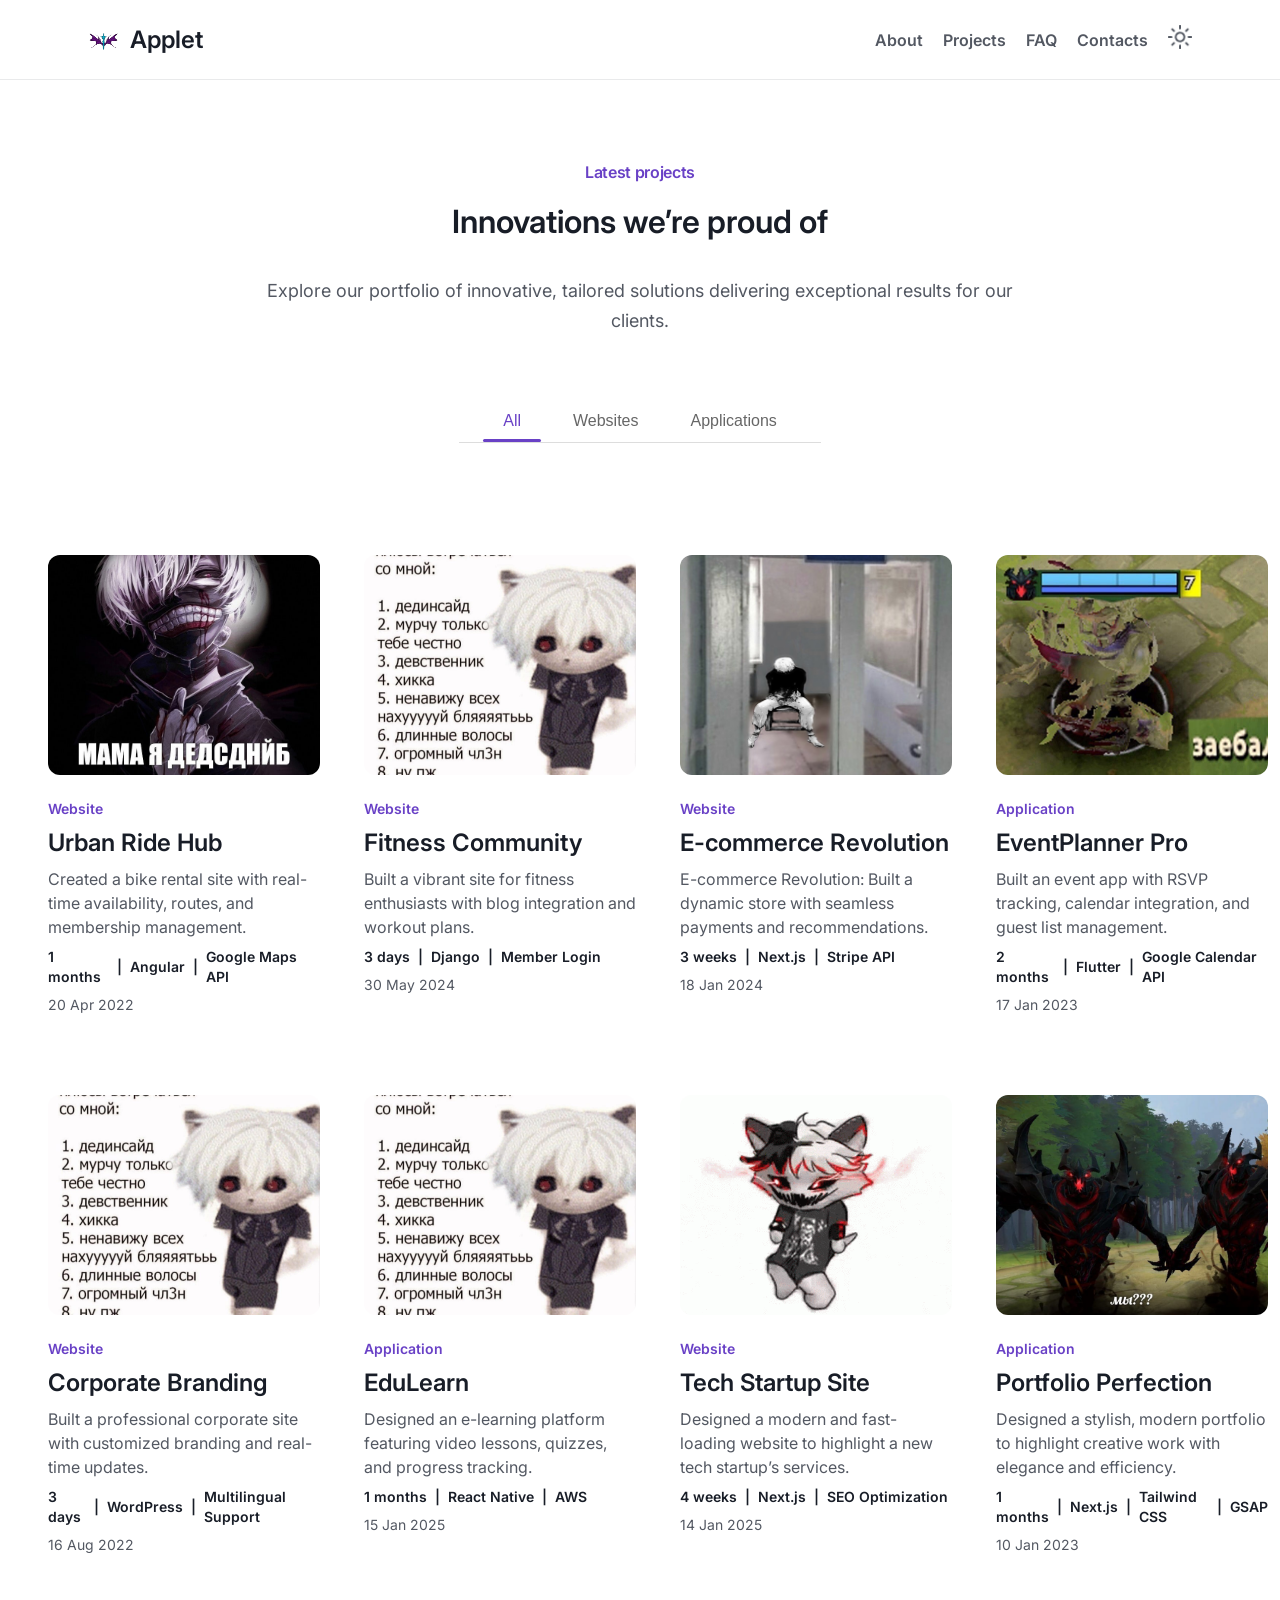
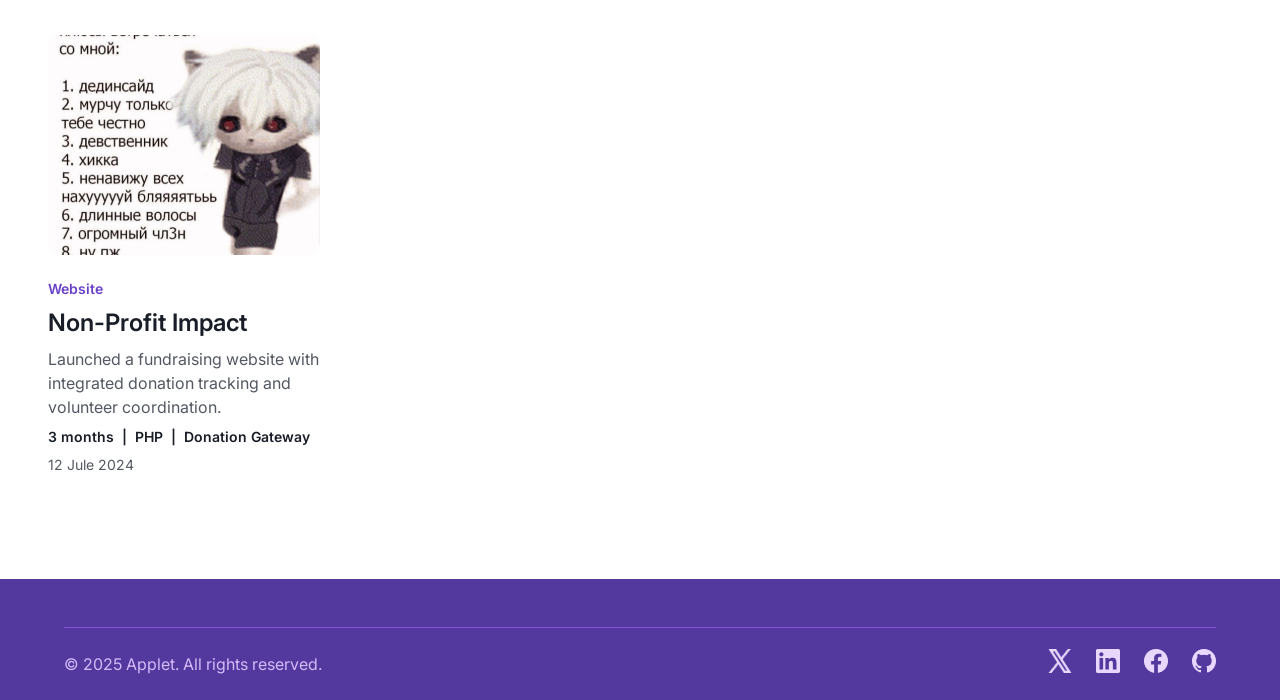
<file: projects.html>
<!DOCTYPE html>
<html lang="en">
<head>
  <meta charset="UTF-8">
  <meta name="viewport" content="width=device-width, initial-scale=1.0">
  <meta http-equiv="X-UA-Compatible" content="ie=edge">
  <title>Main Page</title>
  <link href="https://fonts.googleapis.com/css2?family=Inter:ital,opsz,wght@0,14..32,100..900;1,14..32,100..900&amp;display=swap" rel="stylesheet">
  <link rel="stylesheet" href="css/var.css">
  <link rel="stylesheet" href="css/base.css">
  <link rel="stylesheet" href="css/components.css">
  <link rel="stylesheet" href="css/header.css">
  <link rel="stylesheet" href="css/hero.css">
  <link rel="stylesheet" href="css/features.css">
  <link rel="stylesheet" href="css/testimonial.css">
  <link rel="stylesheet" href="css/blog-projects.css">
  <link rel="stylesheet" href="css/faq.css">
  <link rel="stylesheet" href="css/contact.css">
  <link rel="stylesheet" href="css/footer.css">
  <link rel="stylesheet" href="css/responsive.css">
  <script src="js/tema.js" defer></script>
  <script src="js/burger.js" defer></script>
  <script src="js/projects.js" defer></script>

</head>
<body>
  <input type="checkbox" id="theme-toggle">
  <header class="header">
    <div class="header__container">
      <a href="index.html" class="logo">
        <img src="images/header/req.png" alt="Logo"> 
        <span>Applet</span>
      </a>
      
      <nav class="nav">
        <ul class="nav__list">
          <li><a href="#about">About</a></li>
          <li><a href="projects.html">Projects</a></li>
          <li><a href="#faq">FAQ</a></li>
          <li><a href="#contact">Contacts</a></li>
          <li>
            <label for="theme-toggle" class="theme-btn">
              <img src="images/header/sun.png" alt="Light" class="icon-light"> 
              <img src="images/header/moon.png" alt="Dark" class="icon-dark">
            </label>
          </li>
        </ul>
      </nav>

      <button class="burger-btn" id="burgerBtn" aria-label="Toggle menu">
        <span class="burger-line"></span>
        <span class="burger-line"></span>
        <span class="burger-line"></span>
      </button>

<nav class="nav-mobile" id="mobileNav">
  <div class="menu-wrapper">
    <div class="menu-left">
      <a href="index.html#about" class="menu-link">About</a>
      <a href="projects.html" class="menu-link">Projects</a>
      <a href="index.html#faq" class="menu-link">FAQ</a>
      <a href="index.html#contact" class="menu-link">Contacts</a>
      <span class="menu-link"></span>
    </div>
    <div class="menu-right">
      <a href="https://github.com/" target="_blank" class="menu-icon">
        <img src="images/footer/github.png" alt="GitHub">
      </a>
      <a href="https://twitter.com/" target="_blank" class="menu-icon">
        <img src="images/footer/X.png" alt="Twitter">
      </a>
      <a href="https://linkedin.com/in/" target="_blank" class="menu-icon">
        <img src="images/footer/LinkedIn.png" alt="LinkedIn">
      </a>
      <a href="https://facebook.com/" target="_blank" class="menu-icon">
        <img src="images/footer/facebook.png" alt="Facebook">
      </a>
      <label for="theme-toggle" class="theme-btn menu-icon">
        <img src="images/header/sun-burger.svg" alt="Light" class="icon-light">
        <img src="images/header/moon-burger.svg" alt="Dark" class="icon-dark">
      </label>
    </div>
  </div>
</nav>
    </div>
  </header>

  <div class="overlay" id="overlay"></div>

  <main>
   <section class="projects">
  <div class="projects__container">
    <div class="projects__header">
      <span class="projects__subtitle">Latest projects</span>
      <h2 class="projects__title">Innovations we’re proud of</h2>
      <p class="projects__description">Explore our portfolio of innovative, tailored solutions delivering exceptional results for our clients.</p>
    </div>

    <div class="projects__tabs">
      <button class="projects__tab active" data-filter="All">All</button>
      <button class="projects__tab" data-filter="Website">Websites</button>
      <button class="projects__tab" data-filter="Application">Applications</button>
      <div class="projects__tab-indicator"></div>
    </div>

    <div class="projects__content" id="projects-list"></div>
  </div>
</section>
  </main>
  <footer class="footer">
    <div class="container">
      <p class="footer-text">© 2025 Applet. All rights reserved.</p>
      <div class="footer-icons">
        <a href="https://twitter.com" target="_blank" rel="noopener noreferrer"><img src="images/footer/X.png" alt="X"></a> <a href="https://linkedin.com" target="_blank" rel="noopener noreferrer"><img src="images/footer/LinkedIn.png" alt="LinkedIn"></a> <a href="https://facebook.com" target="_blank" rel="noopener noreferrer"><img src="images/footer/facebook.png" alt="Facebook"></a> <a href="https://github.com" target="_blank" rel="noopener noreferrer"><img src="images/footer/github.png" alt="GitHub"></a>
      </div>
    </div>
  </footer>
<button id="scrollToTop" class="scroll-to-top">
  <img src="images/m3/up.png" alt="Back to top">
</button>
  <script src="js/baza.js"></script>

</body>
</html>
</file>
<file: css/var.css>
/* CSS Variables - Light Theme (Default) */
:root {
  /* Colors - Light Theme */
  --primary: #7F56D9;
  --primary-hover: #6c47c2;
  --primary-alt: #6941C6;
  --primary-light: #9E77ED;
  --primary-lighter: #E9D7FE;
  --secondary: #53389E;
  
  --text-primary: #181D27;
  --text-secondary: #535862;
  --text-muted: #666;
  
  --bg-primary: #fff;
  --bg-secondary: #FAFAFA;
  --bg-muted: #f0f0f0;
  
  --border: #E9EAEB;
  --border-light: #E5E7EB;
  --border-medium: #D5D7DA;
  --border-dark: #ddd;
  
  /* Typography */
  --font: 'Inter', sans-serif;
  --fw-normal: 400;
  --fw-medium: 500;
  --fw-semibold: 600;
  
  /* Spacing */
  --space-xs: 4px;
  --space-sm: 8px;
  --space-md: 16px;
  --space-lg: 24px;
  --space-xl: 32px;
  --space-2xl: 48px;
  --space-3xl: 64px;
  --space-4xl: 96px;
  
  /* Shadows */
  --shadow: 0 1px 2px rgba(10, 13, 18, 0.05), 
            inset 0 0 0 1px rgba(10, 13, 18, 0.18), 
            inset 0 -2px 0 rgba(10, 13, 18, 0.05);
  
  /* Layout */
  --container: 1280px;
  --header-height: 80px;
  
  /* Theme transition */
  --transition: all 0.3s ease;
}

/* Dark Theme Variables */
#theme-toggle:checked ~ * {
  --primary: #9E77ED;
  --primary-hover: #B692F6;
  --primary-alt: #A855F7;
  --primary-light: #C4B5FD;
  --primary-lighter: #2D1B69;
  --secondary: #7C3AED;
  
  --text-primary: #F9FAFB;
  --text-secondary: #D1D5DB;
  --text-muted: #9CA3AF;
  
  --bg-primary: #0C0E12;
  --bg-secondary: #13161B;
  --bg-muted: #374151;
  
  --border: #374151;
  --border-light: #4B5563;
  --border-medium: #6B7280;
  --border-dark: #4B5563;
  
  --shadow: 0 1px 2px rgba(0, 0, 0, 0.3), 
            inset 0 0 0 1px rgba(255, 255, 255, 0.1), 
            inset 0 -2px 0 rgba(0, 0, 0, 0.2);
}
</file>
<file: css/base.css>
/* Base Styles and Reset */
* {
  box-sizing: border-box;
  margin: 0;
  padding: 0;
}

html {
  scroll-behavior: smooth;
}

body {
  font-family: var(--font);
  line-height: 1.5;
  color: var(--text-primary);
  background-color: var(--bg-primary);
  transition: var(--transition);
  -webkit-text-size-adjust: 100%;
  text-size-adjust: 100%;
}

.container {
  width: 90%;
  max-width: var(--container);
  margin: 0 auto;
}

/* Utility classes */
.active {
  border-bottom: 2px solid var(--bg-primary);
}

.section {
  margin-top: 60px;
  padding: 100px 0;
}

h1, h2 {
  margin-bottom: 1rem;
  transition: var(--transition);
}

/* Section divider */
.section-divider {
  height: 1px;
  background-color: var(--border);
  transition: var(--transition);
  opacity: 20%;
}

/* Scrollbar styling */
::-webkit-scrollbar {
  width: 8px;
}

::-webkit-scrollbar-track {
  background: var(--bg-secondary);
}

::-webkit-scrollbar-thumb {
  background: var(--border-medium);
  border-radius: 4px;
}

::-webkit-scrollbar-thumb:hover {
  background: var(--primary);
}

/* Selection styling */
::selection {
  background: var(--primary);
  color: var(--bg-primary)
}

::-moz-selection {
  background: var(--primary);
  color: var(--bg-primary);
}

/* Применяем hover эффекты только на устройствах с поддержкой hover */
@media (hover: hover) and (pointer: fine) {
  /* Кнопки */
  .btn:hover {
    transform: translateY(-2px);
    box-shadow: 0 8px 25px rgba(0, 0, 0, 0.15);
  }
  
  .btn-secondary:hover {
    background-color: var(--primary);
    color: var(--bg-primary);
  }
  
  .btn-proj:hover {
    background-color: var(--primary);
    color: var(--bg-primary);
  }
  
  /* Навигация */
  .nav__list a:hover {
    color: var(--primary);
  }
  
  /* Карточки */
  .feature:hover {
    transform: translateY(-5px);
    box-shadow: 0 10px 30px rgba(0, 0, 0, 0.1);
  }
  
  .blog__card:hover,
  .projects__card:hover {
    transform: translateY(-5px);
    box-shadow: 0 10px 30px rgba(0, 0, 0, 0.1);
  }
  
  /* FAQ */
  .faq__item:hover {
    background-color: var(--bg-secondary);
  }
  
  /* Контакты */
  .contact__card:hover {
    transform: translateY(-5px);
    box-shadow: 0 10px 30px rgba(0, 0, 0, 0.1);
  }
  
  /* Социальные иконки */
  .footer-icons a:hover {
    color: var(--primary);
    transform: translateY(-2px);
  }
  
  /* Табы проектов */
  .projects__tab:hover:not(.projects__tab--active) {
    background-color: var(--primary);
    color: var(--bg-primary);
  }
  
  /* Theme toggle */
  .theme-toggle:hover {
    box-shadow: 0 4px 15px rgba(0, 0, 0, 0.2);
  }
  
  /* Scrollbar hover уже есть выше, но для порядка */
  ::-webkit-scrollbar-thumb:hover {
    background: var(--primary);
  }
}

/* ================================
   УБИРАЕМ HOVER НА МОБИЛЬНЫХ
   ================================ */

/* Убираем нежелательные эффекты на touch устройствах */
@media (hover: none) and (pointer: coarse) {
  /* Убираем tap highlight */
  * {
    -webkit-tap-highlight-color: transparent;
  }
  
  /* Убираем focus outline для touch, но оставляем для keyboard */
  button:focus:not(:focus-visible),
  a:focus:not(:focus-visible),
  input:focus:not(:focus-visible) {
    outline: none;
  }
  
  /* Убираем sticky hover состояния после tap */
  .btn:active {
    transform: none;
  }
  
  .feature:active,
  .blog__card:active,
  .projects__card:active,
  .contact__card:active {
    transform: none;
  }
}
</file>
<file: css/components.css>
/* Buttons */
.btn {
  display: inline-flex;
  align-items: center;
  justify-content: center;
  text-decoration: none;
  gap: var(--space-sm);
  height: 60px;
  font-size: 16px;
  font-weight: var(--fw-medium);
  cursor: pointer;
  border-radius: 10px;
  transition: var(--transition);
  box-shadow: var(--shadow);
  padding: var(--space-md) 22px;
  border: none;
}

.btn-primary {
  font-weight: var(--fw-semibold);
  font-size: 18px;
  min-width: 146px;
  background: var(--primary);
  color: #fff;
}

.btn-primary:hover,
.btn-proj:hover {
  background: var(--primary-hover);
  transform: translateY(-1px);
}

.btn-secondary {
  font-weight: var(--fw-semibold);
  font-size: 18px;
  min-width: 120px;
  background: var(--bg-primary);
  color: var(--text-primary);
  border: 1px solid var(--border-medium);
}

.btn-secondary:hover {
  background: var(--bg-muted);
  transform: translateY(-1px);
}

.btn-proj {
  margin-top: var(--space-xl);
  font-weight: var(--fw-semibold);
  font-size: 16px;
  border-radius: 10px;
  background: var(--primary);
  color: #fff;
  cursor: pointer;
  height: 48px;
  width: 168px;
  padding: var(--space-md);
  text-decoration: none;
}

/* Theme Toggle Component */
.theme-btn {
  cursor: pointer;
  display: inline-flex;
  align-items: center;
  justify-content: center;
  width: 24px;
  height: 24px;
  position: relative;
}

#theme-toggle {
  display: none;
}

.theme-btn img {
  width: 24px;
  height: 24px;
  position: absolute;
  top: 0;
  left: 0;
  transition: opacity 0.3s ease;
}

/* По умолчанию видно солнце */
.icon-light {
  opacity: 1;
}
.icon-dark {
  opacity: 0;
}

/* по умолчанию видно солнце */
.theme-btn .icon-light {
   opacity: 1; transition: opacity .2s ease;
   }
.theme-btn .icon-dark  {
   opacity: 0; transition: opacity .2s ease;
   }

/* когда чекбокс чекнут — показываем луну */
#theme-toggle:checked ~ .header .theme-btn .icon-light {
   opacity: 0;
   }
#theme-toggle:checked ~ .header .theme-btn .icon-dark  {
   opacity: 1;
   }

/* Project Card Component */
.project-card {
  background: var(--bg-muted);
  text-align: center;
  border-radius: 8px;
  transition: var(--transition);
  padding: 1.5rem;
  box-shadow: var(--shadow);
}

.project-card:hover {
  transform: translateY(-5px);
  box-shadow: 0 8px 25px rgba(127, 86, 217, 0.15);
}

/* Projects Grid */
.projects__grid {
  display: grid;
  grid-template-columns: repeat(auto-fit, minmax(250px, 1fr));
  gap: 1.5rem;
}


.scroll-to-top {
  position: fixed;
  bottom: 30px;
  right: 30px;
  width: 36px;
  height: 36px;

  display: flex;
  justify-content: center;
  align-items: center;

  background: var(--bg-secondary); /* фон кнопки */
  border: 1px solid var(--border);
  border-radius: 8px;
  box-shadow: var(--shadow);

  color: var(--text-primary); /* цвет стрелки */
  cursor: pointer;
  opacity: 0;
  visibility: hidden;
  transition: var(--transition);
}

.scroll-to-top:hover {
  background: var(--bg-muted);  /* меняем фон при hover */
  color: var(--primary);        /* стрелка перекрасится если сделать блядское свг */
}

.scroll-to-top.show {
  opacity: 1;
  visibility: visible;
}

/* Enhanced hover effects for dark theme */
[data-theme="dark"] .feature:hover,
[data-theme="dark"] .blog__card:hover,
[data-theme="dark"] .projects__card:hover,
[data-theme="dark"] .contact__card:hover,
[data-theme="dark"] .project-card:hover {
  box-shadow: 0 8px 25px rgba(158, 119, 237, 0.25);
}
</file>
<file: css/header.css>
/* Header */
.header {
  position: fixed;
  top: 0;
  left: 0;
  right: 0;
  height: var(--header-height);
  background: var(--bg-primary);
  backdrop-filter: blur(10px);
  -webkit-backdrop-filter: blur(10px);
  border-bottom: 1px solid var(--border);
  z-index: 1000;
  display: flex;
  justify-content: center;
  transition: var(--transition);
}

.header__container {
  display: flex;
  justify-content: space-between;
  align-items: center;
  width: 100%;
  max-width: var(--container);
  height: var(--header-height);
  padding: 0 var(--space-xl);
}

.header__nav {
  display: flex;
  align-items: center;
  gap: var(--space-lg);
}

/* Logo */
.logo {
  display: flex;
  align-items: center;
  gap: 11px;
  text-decoration: none;
  font-weight: var(--fw-semibold);
  font-size: 24px;
  color: var(--text-primary);
  transition: var(--transition);
  z-index: 1001;
}

.logo img {
  width: 31px;
  height: 19px;
}

/* Navigation */
.nav {
  display: flex;
  align-items: center;
}

.nav__list {
  display: flex;
  align-items: center;
  gap: 20px;
  list-style: none;
}

.nav__list a {
  text-decoration: none;
  font-weight: var(--fw-semibold);
  font-size: 16px;
  color: var(--text-secondary);
  transition: var(--transition);
}

/* Burger Button - Hidden by default */
.burger-btn {
  display: none;
  flex-direction: column;
  background: none;
  border: none;
  cursor: pointer;
  padding: 8px;
  z-index: 1001;
  position: relative;
}

.burger-line {
  width: 24px;
  height: 3px;
  background-color: var(--text-secondary);
  margin: 2px 0;
  transition: all 0.3s ease;
  border-radius: 2px;
}

/* Burger button animation when active */
.burger-btn.active .burger-line:nth-child(1) {
  transform: rotate(45deg) translate(5px, 5px);
  background-color: var(--primary);
}
.burger-btn.active .burger-line:nth-child(2) {
  opacity: 0;
}
.burger-btn.active .burger-line:nth-child(3) {
  transform: rotate(-45deg) translate(7px, -6px);
  background-color: var(--primary);
}

/* Mobile Navigation Menu */
.nav-mobile {
  position: absolute;
  width: 375px; /* 279px + 96px */
  height: 408px;
  left: 0;
  top: var(--header-height);
  display: flex;
  transform: translateX(-100%);
  opacity: 0;
  visibility: hidden;
  transition: all 0.3s ease;
  z-index: 999;
  box-shadow: 2px 2px 8px rgba(0,0,0,0.15);
}
.nav-mobile.open {
  transform: translateX(0);
  opacity: 1;
  visibility: visible;
}

/* Общая обёртка: две колонки */
.nav-mobile .menu-wrapper {
  display: flex;
  flex-direction: row;
  width: 100%;
  height: 100%;
}

/* Левая колонка (тексты) */
.nav-mobile .menu-left {
  width: 279px;
  background: var(--bg-primary);
  display: flex;
  flex-direction: column;
}
.nav-mobile .menu-link {
  display: flex;
  align-items: center;
  height: 56px;
  padding-left: 16px;
  font-family: var(--font);
  font-weight: var(--fw-semibold);
  font-size: 16px;
  line-height: 24px;
  color: var(--text-secondary);
  text-decoration: none;
  outline: none;
  border: none;
  box-shadow: none;
  transition: color 0.2s ease, background 0.2s ease;
}
.nav-mobile .menu-link.active {
  background: var(--primary);
  color: var(--bg-primary);
  
}

/* Правая колонка (иконки соцсетей + тема) */
.nav-mobile .menu-right {
  width: 96px;
  background: var(--secondary);
  display: flex;
  flex-direction: column;
  align-items: center;
}

.nav-mobile .menu-icon,
.nav-mobile .theme-btn {
  display: flex;
  justify-content: center;
  align-items: center;
  height: 56px;
  width: 100%;
  cursor: pointer;
  position: relative;
  padding: 0;
}

.nav-mobile .menu-icon img,
.nav-mobile .theme-btn img {
  width: 24px;
  height: 24px;
  object-fit: contain;
  display: block;
}

/* обе иконки темы располагаем точно по центру */
.nav-mobile .theme-btn .icon-light,
.nav-mobile .theme-btn .icon-dark {
  position: absolute;
  left: 50%;
  top: 50%;
  transform: translate(-50%, -50%);
  pointer-events: none;
  transition: opacity 0.2s ease;
}

/* переключение через класс body.dark */
#theme-toggle:checked ~ * .theme-btn .icon-light { opacity: 0; }
body.dark .theme-btn .icon-dark  { opacity: 1; }

/* Overlay */
.overlay {
  position: fixed;
  top: 0;
  left: 0;
  width: 100%;
  height: 100%;
  background-color: rgba(0, 0, 0, 0.3);
  opacity: 0;
  visibility: hidden;
  transition: all 0.3s ease;
  z-index: 998;
}
.overlay.show {
  opacity: 1;
  visibility: visible;
}


@media (hover: hover) and (pointer: fine) {
  .nav__list a:hover {
    color: var(--primary);
  }
  .nav-mobile .menu-link:hover:not(.active) {
    background-color: var(--bg-secondary);
    color: var(--primary);
  }
  .nav-mobile .menu-link.active:hover {
    background: var(--primary-hover);
  }
  .nav-mobile .theme-btn:hover {
    background-color: var(--bg-secondary);
  }
}

/* ================================
   УБИРАЕМ HOVER НА МОБИЛЬНЫХ
   ================================ */
@media (hover: none) and (pointer: coarse) {
  .nav-mobile .menu-link,
  .nav-mobile .theme-btn,
  .burger-btn {
    -webkit-tap-highlight-color: transparent;
  }
  .nav-mobile .menu-link:focus:not(:focus-visible),
  .nav-mobile .theme-btn:focus:not(:focus-visible),
  .burger-btn:focus:not(:focus-visible) {
    outline: none;
  }
  .nav-mobile .menu-link:active:not(.active) {
    background-color: transparent;
    color: var(--text-secondary);
  }
  .nav-mobile .theme-btn:active {
    background-color: transparent;
  }
}
</file>
<file: css/hero.css>
/* Hero Section */
.hero {
  margin-top: var(--header-height);
  height: 800px;
  display: flex;
  align-items: center;
  background: var(--bg-primary);
  padding: var(--space-3xl) 0 var(--space-4xl);
  transition: var(--transition);
}

.hero__container {
  width: 100%;
  max-width: 1440px;
  display: flex;
  justify-content: space-between;
  align-items: center;
  gap: var(--space-3xl);
  margin: 0 auto;
}

.hero__content {
  position: relative;
  display: flex;
  flex-direction: column;
  align-items: flex-start;
  gap: 25px;
  width: 624px;
  z-index: 1;
  left: 110px;
}

.hero__content h1 {
  width: 768px;
  min-width: 768px;
  font-weight: var(--fw-semibold);
  font-size: 60px;
  line-height: 72px;
  letter-spacing: 0.012em;
  color: var(--text-primary);
  transition: var(--transition);
}

.hero__content p {
  font-size: 20px;
  letter-spacing: 0.015em;
  color: var(--text-secondary);
  transition: var(--transition);
}

.actions {
  display: flex;
  gap: 12px;
  flex-wrap: wrap;
  margin-top: 22px;
}

.hero__image {
  flex: 1;
  max-width: 560px;
  height: 640px;
  border-radius: 0 64px;
  overflow: hidden;
  position: relative;
  right: 115px;
  transition: var(--transition);
}

.hero__image img {
  width: 560px;
  height: 640px;
  object-fit: cover;
  transition: var(--transition);
}
</file>
<file: css/features.css>
/* Features Section */
.features-section {
  background: var(--bg-secondary);
  justify-content: center;
  display: flex;
  height: 100%;
  padding: var(--space-4xl) 0;
  transition: var(--transition);
}

.features-container {
  display: flex;
  flex-direction: column;
  align-items: center;
  gap: var(--space-3xl);
}

.features-header {
  display: flex;
  flex-direction: column;
  align-items: center;
  gap: var(--space-md);
  width: 1216px;
  text-align: center;
}

.section-subtitle {
  font-weight: var(--fw-semibold);
  font-size: 16px;
  color: var(--primary-alt);
  letter-spacing: -0.02em;
  transition: var(--transition);
}

.features-header h2,
.section-title {
  font-weight: var(--fw-semibold);
  font-size: 36px;
  line-height: 44px;
  color: var(--text-primary);
  letter-spacing: 0.013em;
  transition: var(--transition);
}

.features-header p,
.section-description {
  font-size: 20px;
  line-height: 30px;
  letter-spacing: 0.015em;
  color: var(--text-secondary);
  max-width: 768px;
  transition: var(--transition);
}

.features-grid {
  display: grid;
  grid-template-columns: repeat(3, 384px);
  column-gap: var(--space-xl);
  row-gap: var(--space-3xl);
}

.feature {
  text-align: center;
  display: flex;
  flex-direction: column;
  align-items: center;
  gap: var(--space-md);
  padding: var(--space-lg);
  width: 384px;
  height: 322px;
}

.feature img {
  width: 48px;
  height: 48px;
  transition: var(--transition);
}

.feature h3 {
  font-weight: var(--fw-semibold);
  font-size: 20px;
  line-height: 30px;
  letter-spacing: 0.015em;
  color: var(--text-primary);
  transition: var(--transition);
}

.feature p {
  font-size: 16px;
  line-height: 24px;
  letter-spacing: 0.015em;
  color: var(--text-secondary);
  transition: var(--transition);
}
</file>
<file: css/testimonial.css>
/* Testimonial Section */
.testimonial {
  display: flex;
  justify-content: center;
  align-items: center;
  background: var(--bg-primary);
  height: 640px;
  transition: var(--transition);
}

.testimonial-container {
  display: flex;
  justify-content: space-between;
  align-items: stretch;
  width: 1216px;
  max-width: var(--container);
  height: 448px;
  border-radius: 24px;
  background: var(--secondary);
  overflow: hidden;
  transition: var(--transition);
}

.testimonial-content {
  display: flex;
  flex-direction: column;
  justify-content: center;
  align-items: flex-start;
  gap: 40px;
  width: 736px;
  flex: 1;
  padding: var(--space-3xl);
}

.quote-and-attribution {
  display: flex;
  flex-direction: column;
  align-items: flex-start;
  gap: var(--space-xl);
  width: 100%;
}

.quote-and-stars {
  display: flex;
  flex-direction: column;
  align-items: flex-start;
  gap: var(--space-lg);
  width: 100%;
}

.stars {
  display: flex;
  gap: var(--space-xs);
  height: 20px;
}

.quote {
  font-weight: var(--fw-medium);
  font-size: 36px;
  line-height: 44px;
  letter-spacing: 0.0122em;
  color: #fff;
}

.text-and-supporting-text {
  display: flex;
  flex-direction: column;
  gap: var(--space-xs);
}

.author {
  font-weight: var(--fw-semibold);
  font-size: 18px;
  line-height: 28px;
  color: #fff;
}

.role {
  font-size: 16px;
  line-height: 24px;
  color: var(--primary-lighter);
  transition: var(--transition);
}

.pagination-dots {
  display: flex;
  justify-content: center;
  gap: var(--space-md);
  width: 62px;
  height: 10px;
}

.dot {
  width: 10px;
  height: 10px;
  background: var(--primary-light);
  border-radius: 50%;
  transition: var(--transition);
}

.dot.active {
  background: #fff;
}

.testimonial-image {
  width: 480px;
  height: 448px;
}

.testimonial-image img {
  width: 100%;
  height: 100%;
  object-fit: cover;
  transition: var(--transition);
}
</file>
<file: css/blog-projects.css>
/* Blog Section */
.blog {
  display: flex;
  flex-direction: column;
  align-items: center;
  justify-content: center;
  background: var(--bg-primary);
  height: 992px;
  padding: var(--space-3xl) 0;
  transition: var(--transition);
}

.blog__container {
  display: flex;
  flex-direction: column;
  align-items: center;
  gap: var(--space-3xl);
  width: 100%;
  max-width: var(--container);
  padding: 0 var(--space-xl);
}

.blog__header {
  display: flex;
  flex-direction: column;
  align-items: center;
  gap: var(--space-md);
  text-align: center;
}

.blog__subtitle {
  font-weight: var(--fw-semibold);
  font-size: 16px;
  color: var(--primary-alt);
  letter-spacing: -0.02em;
  transition: var(--transition);
}

.blog__title {
  font-weight: var(--fw-semibold);
  font-size: 36px;
  line-height: 44px;
  color: var(--text-primary);
  transition: var(--transition);
}

.blog__description {
  font-size: 20px;
  line-height: 30px;
  color: var(--text-secondary);
  max-width: 768px;
  transition: var(--transition);
}

.blog__content {
  display: flex;
  flex-wrap: wrap;
  justify-content: center;
  gap: var(--space-2xl) var(--space-xl);
}

.blog__card {
  display: flex;
  flex-direction: column;
  width: 384px;
  min-width: 320px;
  overflow: visible;
  padding: var(--space-lg);
  transition: var(--transition);
}

.blog__card:hover {
  transform: translateY(-4px);
  box-shadow: 0 8px 25px rgba(127, 86, 217, 0.15);
}

.blog__image {
  width: 100%;
  height: 240px;
  object-fit: cover;
  border-radius: 12px;
  margin-bottom: var(--space-md);
  transition: var(--transition);
}

.blog__card-content {
  display: flex;
  flex-direction: column;
  gap: var(--space-sm);
  padding: var(--space-sm) 0 0;
}

.blog__topic {
  font-weight: var(--fw-semibold);
  font-size: 14px;
  line-height: 20px;
  color: var(--primary-alt);
  transition: var(--transition);
}

.blog__card-title {
  font-weight: var(--fw-semibold);
  font-size: 24px;
  line-height: 32px;
  color: var(--text-primary);
  transition: var(--transition);
}

.blog__card-desc {
  font-size: 16px;
  line-height: 24px;
  color: var(--text-secondary);
  transition: var(--transition);
}

.blog__meta {
  display: flex;
  align-items: center;
  gap: var(--space-sm);
  font-weight: var(--fw-semibold);
  font-size: 14px;
  line-height: 20px;
  color: var(--text-primary);
  transition: var(--transition);
}

.blog__data {
  font-size: 14px;
  line-height: 20px;
  color: var(--text-secondary);
  transition: var(--transition);
}

.blog__actions {
  display: flex;
  justify-content: center;
  margin-top: var(--space-md);
}

/* Projects Section */
.projects {
  margin-top: var(--header-height);
  display: flex;
  flex-direction: column;
  align-items: center;
  background: var(--bg-primary);
  padding: var(--space-3xl) 0;
  transition: var(--transition);
}

.projects__container {
  display: flex;
  flex-direction: column;
  align-items: center;
  gap: var(--space-3xl);
  width: 100%;
  max-width: var(--container);
  padding: 0 var(--space-xl);
}

.projects__header {
  display: flex;
  flex-direction: column;
  align-items: center;
  gap: var(--space-md);
  text-align: center;
}

.projects__subtitle {
  font-weight: var(--fw-semibold);
  font-size: 16px;
  color: var(--primary-alt);
  letter-spacing: -0.02em;
  transition: var(--transition);
}

.projects__title {
  font-weight: var(--fw-semibold);
  font-size: 36px;
  line-height: 44px;
  color: var(--text-primary);
  transition: var(--transition);
}

.projects__description {
  font-size: 20px;
  line-height: 30px;
  color: var(--text-secondary);
  max-width: 768px;
  transition: var(--transition);
}

.projects__content {
  display: flex;
  flex-wrap: wrap;
  justify-content: center;
  gap: var(--space-2xl) var(--space-xl);
}

.projects__card {
  display: flex;
  flex-direction: column;
  width: 384px;
  min-width: 320px;
  overflow: visible;
  padding: var(--space-lg);
  transition: var(--transition);
}

.projects__card:hover {
  transform: translateY(-4px);
  box-shadow: 0 8px 25px rgba(127, 86, 217, 0.15);
}

.projects__image {
  width: 100%;
  height: 240px;
  object-fit: cover;
  border-radius: 12px;
  margin-bottom: var(--space-md);
  transition: var(--transition);
}

.projects__card-content {
  display: flex;
  flex-direction: column;
  gap: var(--space-sm);
  padding: var(--space-sm) 0 0;
}

.projects__topic {
  font-weight: var(--fw-semibold);
  font-size: 14px;
  line-height: 20px;
  color: var(--primary-alt);
  transition: var(--transition);
}

.projects__card-title {
  font-weight: var(--fw-semibold);
  font-size: 24px;
  line-height: 32px;
  color: var(--text-primary);
  transition: var(--transition);
}

.projects__card-desc {
  font-size: 16px;
  line-height: 24px;
  color: var(--text-secondary);
  transition: var(--transition);
}

.projects__card-subtitle {
  font-weight: var(--fw-semibold);
  font-size: 24px;
  line-height: 32px;
  color: var(--text-primary);
  transition: var(--transition);
}

.projects__meta {
  display: flex;
  align-items: center;
  gap: var(--space-sm);
  font-weight: var(--fw-semibold);
  font-size: 14px;
  line-height: 20px;
  color: var(--text-primary);
  transition: var(--transition);
}

.projects__data {
  font-size: 14px;
  line-height: 20px;
  color: var(--text-secondary);
  transition: var(--transition);
}

.projects__actions {
  display: flex;
  justify-content: center;
  margin-top: var(--space-md);
}

/* Projects Tabs */
.projects__tabs {
  display: flex;
  justify-content: flex-start;
  align-items: center;
  position: relative;
  border-bottom: 1px solid var(--border-dark);
  margin-bottom: var(--space-lg);
  text-align: left;
  background: var(--bg-primary);
  border-radius: 8px 8px 0 0;
  transition: var(--transition);
}

.projects__tab {
  padding: 12px 20px;
  font-size: 16px;
  font-weight: var(--fw-medium);
  cursor: pointer;
  color: var(--text-muted);
  transition: var(--transition);
  background: transparent;
  border: none;
}

.projects__tab.active,
.projects__tab:hover {
  color: var(--primary-alt);
}

.projects__tab-indicator {
  position: absolute;
  bottom: 0;
  left: 0;
  height: 3px;
  width: 0;
  background: var(--primary-alt);
  border-radius: 3px;
  transition: var(--transition);
}
</file>
<file: css/faq.css>
/* FAQ Section */
.faq {
  display: flex;
  flex-direction: column;
  align-items: center;
  justify-content: center;
  height: 100%;
  background: var(--bg-secondary);
  transition: var(--transition);
}

.faq__container,
.faq__header {
  display: flex;
  flex-direction: column;
  align-items: center;
  gap: var(--space-xl);
  width: 100%;
  max-width: var(--container);
  padding: 0 var(--space-xl);
}

.faq__title {
  font-weight: var(--fw-semibold);
  font-size: 36px;
  line-height: 44px;
  text-align: center;
  letter-spacing: 0.012em;
  color: var(--text-primary);
  transition: var(--transition);
}

.faq__subtitle {
  font-size: 20px;
  line-height: 30px;
  letter-spacing: 0.015em;
  text-align: center;
  color: var(--text-secondary);
  transition: var(--transition);
}

.faq__content {
  display: flex;
  flex-direction: column;
  align-items: flex-start;
  max-width: 768px;
  padding: var(--space-lg);
}

.faq__item {
  width: 100%;
  border-top: 1px solid var(--border-light);
  padding: var(--space-lg) 0;
  transition: var(--transition);
}

.faq__item:first-child {
  border-top: none;
}

.faq__question {
  letter-spacing: 0.005em;
  color: var(--text-primary);
  cursor: pointer;
  font-weight: var(--fw-semibold);
  font-size: 18px;
  line-height: 28px;
  transition: var(--transition);
}

.faq__answer {
  max-height: 0;
  overflow: hidden;
  transition: max-height 0.32s ease, padding 0.28s ease;
  padding: 0;
  color: var(--text-secondary);
}



.faq__question-row {
  display: flex;
  justify-content: space-between;
  align-items: center;
  cursor: pointer;
  width: 100%;
  border-radius: 8px;
  transition: var(--transition);
}

.faq__icon {
  display: flex;
  align-items: center;
  justify-content: center;
  width: 24px;
  height: 24px;
  transition: var(--transition);
}

.faq__icon img {
  width: 100%;
  height: auto;
  transition: var(--transition);
}

[data-theme="dark"] .faq__icon img {
  filter: brightness(0) saturate(100%) invert(69%) sepia(96%) saturate(1618%) hue-rotate(245deg) brightness(110%) contrast(87%);
}
</file>
<file: css/contact.css>
/* Contact Section */
.contact {
  display: flex;
  flex-direction: column;
  align-items: center;
  gap: var(--space-3xl);
  background: var(--bg-primary);
  height: 676px;
  padding: var(--space-4xl) 0;
  transition: var(--transition);
}

.contact__container {
  max-width: var(--container);
  width: 100%;
  padding: 0 var(--space-xl);
}

.contact__header {
  display: flex;
  flex-direction: column;
  align-items: flex-start;
  gap: var(--space-md);
}

.contact__title {
  font-weight: var(--fw-semibold);
  font-size: 36px;
  line-height: 44px;
  letter-spacing: 0.0122em;
  color: var(--text-primary);
  transition: var(--transition);
}

.contact__description {
  font-size: 20px;
  line-height: 30px;
  color: var(--text-secondary);
  transition: var(--transition);
}

.contact__content {
  display: flex;
  flex-wrap: wrap;
  gap: var(--space-lg);
  margin-top: var(--space-2xl);
}

.contact__card {
  background: var(--bg-secondary);
  display: flex;
  flex-direction: column;
  gap: var(--space-3xl);
  width: calc(25% - 18px);
  min-width: 280px;
  height: 290px;
  padding: var(--space-lg);
  transition: var(--transition);
}

.contact__card:hover {
  transform: translateY(-4px);
  box-shadow: 0 8px 25px rgba(127, 86, 217, 0.15);
}

.contact__icon {
  width: 48px;
  height: 48px;
  border-radius: 8px;
  display: flex;
  align-items: center;
  justify-content: center;
  background: var(--primary-lighter);
  transition: var(--transition);
}

.contact__icon img {
  width: 100%;
  height: 100%;
  object-fit: cover;
  transition: var(--transition);
}

.contact__text h3 {
  font-weight: var(--fw-semibold);
  font-size: 20px;
  line-height: 30px;
  color: var(--text-primary);
  margin: 0 0 var(--space-sm);
  transition: var(--transition);
}

.contact__text a {
  color: inherit;
  text-decoration: none;
  transition: var(--transition);
}

.contact__text a:hover {
  text-decoration: underline;
  color: var(--primary);
}

.contact__subtitle,
.contact__text p {
  font-weight: var(--fw-semibold);
  font-size: 16px;
  line-height: 24px;
  color: var(--primary-alt);
  transition: var(--transition);
}

.contact__text small {
  font-size: 16px;
  line-height: 24px;
  color: var(--text-secondary);
  transition: var(--transition);
}
</file>
<file: css/footer.css>
/* Footer Section */
.footer {
  display: flex;
  flex-direction: column;
  align-items: center;
  gap: var(--space-3xl);
  background: var(--secondary);
  height: 168px;
  padding: var(--space-3xl) 0 var(--space-2xl);
  transition: var(--transition);
}

.footer .container {
  display: flex;
  justify-content: space-between;
  align-items: center;
  gap: var(--space-lg) var(--space-xl);
  width: 1216px;
  height: 56px;
  border-top: 1px solid var(--primary);
  padding: var(--space-xl) 0 0;
}

.footer-text {
  font-size: 16px;
  line-height: 24px;
  color: #D6BBFB;
  transition: var(--transition);
}

.footer-icons {
  display: flex;
  align-items: center;
  gap: var(--space-lg);
  width: 168px;
  height: 24px;
}

.footer-icons img {
  width: 24px;
  height: 24px;
}

.footer-icons a img {
  width: 24px;
  height: 24px;
  transition: var(--transition);
}

.footer-icons a:hover img {
  transform: scale(1.1);
  opacity: 0.8;
}
</file>
<file: css/responsive.css>
/* ================================
   RESPONSIVE DESIGN
   ================================ */

/* Prevent horizontal overflow globally */
html, body {
  overflow-x: hidden;
  max-width: 100vw;
}

/* Mobile: 320px - 599px */
@media (max-width: 599px) {
  /* Layout adjustments */
  .container {
    width: 95%;
    padding: 0 16px;
    max-width: 100%;
  }
  
  /* Header with burger menu */
  .header__container {
    padding: 0 16px;
    flex-wrap: nowrap;
    width: 100%;
    max-width: 100%;
  }
  
  .header__nav {
    gap: 16px;
  }
  
  /* Hide desktop navigation on mobile */
  .nav {
    display: none;
  }

  /* Show burger button on mobile */
  .burger-btn {
    display: flex !important;
  }
  
  /* Mobile navigation styles */
  .nav-mobile {
    display: flex;
  }
  
  .overlay {
    display: block;
  }
  
  .theme-toggle {
    width: 50px;
    height: 26px;
  }
  
  .theme-toggle .theme-slider:before {
    height: 20px;
    width: 20px;
  }
  
  .theme-toggle input:checked + .theme-slider:before {
    transform: translateX(24px);
  }
  
  .theme-slider .sun,
  .theme-slider .moon {
    font-size: 12px;
  }
  
  .theme-slider .sun {
    left: 6px;
  }
  
  .theme-slider .moon {
    right: 6px;
  }
  
  .logo {
    font-size: 20px;
  }
  
  /* Hero Section */
  .hero {
    height: auto;
    padding: 48px 0;
    overflow-x: hidden;
  }
  
  .hero__container {
    flex-direction: column;
    gap: 32px;
    text-align: center;
    width: 100%;
    padding: 0 16px;
  }
  
  .hero__content {
    width: 100%;
    left: 0;
    align-items: center;
    position: static;
  }
  
  .hero__content h1 {
    width: 100%;
    min-width: auto;
    font-size: 32px;
    line-height: 1.2;
    height: auto;
    word-break: break-word;
  }
  
  .hero__content p {
    font-size: 16px;
    text-align: center;
    word-break: break-word;
  }
  
  /* HIDE HERO IMAGE ON MOBILE */
  .hero__image {
    display: none;
  }
  
  .actions {
    flex-direction: column;
    align-items: center;
    gap: 16px;
    width: 100%;
  }
  
  .btn {
    width: 100%;
    max-width: 280px;
    height: 48px;
    font-size: 16px;
  }
  
  /* Features */
  .features-section {
    height: auto;
    padding: 64px 0;
    overflow-x: hidden;
  }
  
  .features-header {
    width: 100%;
    padding: 0 16px;
  }
  
  .features-header h2 {
    font-size: 28px;
    line-height: 1.2;
    word-break: break-word;
  }
  
  .features-header p {
    width: 100%;
    height: auto;
    font-size: 16px;
    line-height: 1.5;
    margin-top: 0;
    word-break: break-word;
  }
  
  .features-grid {
    grid-template-columns: 1fr;
    gap: 32px;
    padding: 0 16px;
    width: 100%;
  }
  
  .feature {
    padding: 20px;
    width: 100%;
    box-sizing: border-box;
  }
  
  .feature h3 {
    font-size: 18px;
    line-height: 1.4;
    word-break: break-word;
  }
  
  .feature p {
    font-size: 14px;
    line-height: 1.5;
    word-break: break-word;
  }
  
  /* Testimonial - MOVE IMAGE TO BOTTOM */
  .testimonial {
    height: auto;
    padding: 64px 0;
    overflow-x: hidden;
  }
  
  .testimonial-container {
    flex-direction: column;
    width: 95%;
    max-width: 100%;
    height: auto;
    border-radius: 16px;
  }
  
  .testimonial-content {
    width: 100%;
    padding: 32px 16px;
    gap: 24px;
    order: 1;
  }
  
  .quote {
    font-size: 20px;
    line-height: 1.4;
    word-break: break-word;
  }
  
  .author {
    font-size: 16px;
    line-height: 1.5;
    word-break: break-word;
  }
  
  .role {
    font-size: 14px;
    line-height: 1.5;
    word-break: break-word;
  }
  
  .testimonial-image {
    width: 100%;
    height: 200px;
    order: 2;
  }
  
  /* Blog & Projects */
  .blog,
  .projects {
    height: auto;
    padding: 64px 0;
    overflow-x: hidden;
  }
  
  .blog__container,
  .projects__container {
    padding: 0 16px;
    width: 100%;
  }
  
  .blog__title,
  .projects__title {
    font-size: 28px;
    line-height: 1.2;
    word-break: break-word;
  }
  
  .blog__description,
  .projects__description {
    font-size: 16px;
    line-height: 1.5;
    word-break: break-word;
  }
  
  .blog__content,
  .projects__content {
    gap: 32px;
    display: flex;
    flex-direction: column;
    width: 100%;
  }
  
  .blog__card,
  .projects__card {
    width: 100%;
    min-width: auto;
    padding: 16px;
    box-sizing: border-box;
  }
  
  .blog__image,
  .projects__image {
    width: 100%;
    height: 200px;
  }
  
  .blog__card-title,
  .projects__card-title,
  .projects__card-subtitle {
    font-size: 18px;
    line-height: 1.4;
    word-break: break-word;
  }
  
  /* Projects Tabs */
  .projects__tabs {
    overflow-x: auto;
    scrollbar-width: none;
    -ms-overflow-style: none;
    display: flex;
    gap: 8px;
    padding: 0 16px;
  }
  
  .projects__tabs::-webkit-scrollbar {
    display: none;
  }
  
  .projects__tab {
    padding: 12px 16px;
    white-space: nowrap;
    font-size: 14px;
    min-height: 44px;
    display: flex;
    align-items: center;
    flex-shrink: 0;
  }
  
  /* FAQ */
  .faq {
    height: auto;
    padding: 64px 0;
    overflow-x: hidden;
  }
  
  .faq__container {
    padding: 0 16px;
    width: 100%;
  }
  
  .faq__content {
    padding: 16px;
    width: 100%;
    box-sizing: border-box;
  }
  
  .faq__title {
    font-size: 28px;
    line-height: 1.2;
    word-break: break-word;
  }
  
  .faq__subtitle {
    font-size: 16px;
    line-height: 1.5;
    word-break: break-word;
  }
  
  .faq__question {
    font-size: 16px;
    line-height: 1.5;
    word-break: break-word;
  }
  
  .faq__answer {
    font-size: 14px;
    line-height: 1.5;
    margin-top: 12px;
    word-break: break-word;
  }
  
  .faq__item {
    padding: 24px 0;
    width: 100%;
  }
  
  .faq__question-row {
    min-height: 44px;
    display: flex;
    align-items: center;
  }
  
  /* Contact */
  .contact {
    height: auto;
    padding: 64px 0;
    overflow-x: hidden;
  }
  
  .contact__container {
    padding: 0 16px;
    width: 100%;
  }
  
  .contact__title {
    font-size: 28px;
    line-height: 1.2;
    word-break: break-word;
  }
  
  .contact__description {
    font-size: 16px;
    line-height: 1.5;
    word-break: break-word;
  }
  
  .contact__content {
    gap: 16px;
    margin-top: 32px;
    display: flex;
    flex-direction: column;
    width: 100%;
  }
  
  .contact__card {
    width: 100%;
    height: auto;
    padding: 16px;
    gap: 12px;
    box-sizing: border-box;
  }
  
  .contact__text a {
    min-height: 44px;
    display: flex;
    align-items: center;
    word-break: break-word;
  }
  
  /* Footer */
  .footer {
    height: auto;
    padding: 32px 0 16px;
    overflow-x: hidden;
  }
  
  .footer .container {
    flex-direction: column;
    gap: 16px;
    width: 95%;
    max-width: 100%;
    height: auto;
    text-align: center;
    padding: 16px 0 0;
  }
  
  .footer-icons {
    width: auto;
    justify-content: center;
  }
  
  /* Touch-friendly improvements */
  .nav__list a {
    min-height: 44px;
    display: flex;
    align-items: center;
  }
  
  /* Improve readability */
  body {
    -webkit-text-size-adjust: 100%;
    text-size-adjust: 100%;
  }
  
  /* Prevent menu from being scrollable when open */
  body.menu-open {
    overflow: hidden;
    position: fixed;
    width: 100%;
  }
}


/* Hide mobile menu on desktop */
@media (min-width: 600px) {
  .nav-mobile {
    display: none !important;
  }
  
  .overlay {
    display: none !important;
  }
  
  .burger-btn {
    display: none !important;
  }
}
/* Intermediate Screens: 600px - 1439px */
@media (min-width: 600px) and (max-width: 1439px) {
  /* Hide mobile menu elements on desktop */
  .burger-btn {
    display: none !important;
  }
  
  .nav-mobile {
    display: none !important;
  }
  
  .overlay {
    display: none !important;
  }
  
  /* Container adjustments for fluid scaling */
  .container {
    width: 90%;
    max-width: 100%;
    padding: 0 24px;
  }
  
  /* Header */
  .header__container {
    padding: 0 24px;
    max-width: 100%;
    width: 90%;
    margin: 0 auto;
  }
  
  .theme-toggle {
    width: 55px;
    height: 28px;
  }
  
  /* Hero Section - Fixed scaling */
  .hero {
    height: auto;
    min-height: 500px;
    padding: 64px 0;
    overflow-x: hidden;
  }
  
  .hero__container {
    width: 90%;
    max-width: 100%;
    gap: 40px;
    padding: 0 24px;
  }
  
  .hero__content {
    width: 50%;
    min-width: 300px;
    max-width: 500px;
    left: 0;
    position: static;
  }
  
  .hero__content h1 {
    width: 100%;
    min-width: auto;
    font-size: 42px;
    line-height: 1.2;
    word-break: break-word;
  }
  
  .hero__content p {
    font-size: 18px;
    word-break: break-word;
  }
  
  .hero__image {
    width: 40%;
    min-width: 280px;
    max-width: 400px;
    height: 400px;
    right: 0;
    border-radius: 32px;
    position: static;
  }
  
  .hero__image img {
    width: 100%;
    height: 100%;
    object-fit: cover;
  }
  
  .actions {
    gap: 16px;
    flex-wrap: wrap;
  }
  
  /* Features Section - Responsive grid */
  .features-section {
    height: auto;
    padding: 80px 0;
    overflow-x: hidden;
  }
  
  .features-header {
    width: 100%;
    max-width: 800px;
    padding: 0 24px;
  }
  
  .features-header h2 {
    font-size: 32px;
    line-height: 1.2;
    word-break: break-word;
  }
  
  .features-header p {
    font-size: 18px;
    word-break: break-word;
  }
  
  .features-grid {
    grid-template-columns: repeat(auto-fit, minmax(280px, 1fr));
    gap: 32px;
    max-width: 100%;
    padding: 0 24px;
  }
  
  .feature {
    width: 100%;
    box-sizing: border-box;
  }
  
  /* Testimonial - Responsive layout */
  .testimonial {
    height: auto;
    padding: 80px 0;
    overflow-x: hidden;
  }
  
  .testimonial-container {
    width: 90%;
    max-width: 100%;
    height: auto;
    min-height: 350px;
  }
  
  .testimonial-content {
    width: 60%;
    padding: 32px;
    min-width: 300px;
  }
  
  .quote {
    font-size: 26px;
    line-height: 1.3;
    word-break: break-word;
  }
  
  .testimonial-image {
    width: 40%;
    min-height: 350px;
    min-width: 200px;
  }
  
  /* Blog & Projects - Responsive cards */
  .blog,
  .projects {
    height: auto;
    padding: 80px 0;
    overflow-x: hidden;
  }
  
  .blog__container,
  .projects__container {
    padding: 0 24px;
    width: 100%;
  }
  
  .blog__title,
  .projects__title {
    font-size: 32px;
    word-break: break-word;
  }
  
  .blog__description,
  .projects__description {
    font-size: 18px;
    word-break: break-word;
  }
  
  .blog__content,
  .projects__content {
    display: grid;
    grid-template-columns: repeat(auto-fit, minmax(280px, 1fr));
    gap: 32px;
    max-width: 100%;
    width: 100%;
  }
  
  .blog__card,
  .projects__card {
    width: 100%;
    box-sizing: border-box;
  }
  
  .blog__image,
  .projects__image {
    width: 100%;
    height: 220px;
  }
  
  /* Projects tabs - Better responsive behavior */
  .projects__tabs {
    justify-content: flex-start;
    flex-wrap: wrap;
    gap: 12px;
    overflow-x: auto;
    padding: 0 24px;
  }
  
  .projects__tab {
    padding: 12px 20px;
    font-size: 16px;
    white-space: nowrap;
    flex-shrink: 0;
  }
  
  /* FAQ - Responsive */
  .faq {
    height: auto;
    padding: 80px 0;
    overflow-x: hidden;
  }
  
  .faq__container {
    padding: 0 24px;
    width: 100%;
  }
  
  .faq__title {
    font-size: 32px;
    word-break: break-word;
  }
  
  .faq__subtitle {
    font-size: 18px;
    word-break: break-word;
  }
  
  .faq__content {
    max-width: 700px;
    width: 100%;
  }
  
  /* Contact - Responsive grid */
  .contact {
    height: auto;
    padding: 80px 0;
    overflow-x: hidden;
  }
  
  .contact__container {
    padding: 0 24px;
    width: 100%;
  }
  
  .contact__title {
    font-size: 32px;
    word-break: break-word;
  }
  
  .contact__description {
    font-size: 18px;
    word-break: break-word;
  }
  
  .contact__content {
    display: grid;
    grid-template-columns: repeat(auto-fit, minmax(240px, 1fr));
    gap: 20px;
    width: 100%;
  }
  
  .contact__card {
    width: 100%;
    height: auto;
    min-height: 180px;
    padding: 20px;
    box-sizing: border-box;
  }
  
  /* Footer - Responsive */
  .footer {
    height: auto;
    padding: 48px 0 24px;
    overflow-x: hidden;
  }
  
  .footer .container {
    width: 90%;
    max-width: 100%;
    height: auto;
    padding: 24px 0 0;
  }
  
  /* Buttons - Responsive sizing */
  .btn {
    height: 52px;
    padding: 14px 20px;
    font-size: 16px;
  }
  
  .btn-proj {
    height: 46px;
    width: 160px;
  }
}

/* Desktop: 1440px and above - Original design maintained */
@media (min-width: 1440px) {
  /* Hide mobile menu elements on desktop */
  .burger-btn {
    display: none !important;
  }
  
  .nav-mobile {
    display: none !important;
  }
  
  .overlay {
    display: none !important;
  }
  
  .container {
    max-width: var(--container);
  }
  
  .hero__container {
    max-width: 1440px;
  }
  
  .testimonial-container {
    width: 1216px;
  }
  
  .footer .container {
    width: 1216px;
  }
}

/* CSS-only Theme Toggle Functionality */
/* Hidden checkbox input */
#theme-toggle {
  display: none;
}

/* Default state (unchecked = light theme) */
body {
  transition: var(--transition);
}

/* When checkbox is checked, apply dark theme */
#theme-toggle:checked ~ * {
  transition: var(--transition);
}
</file>
